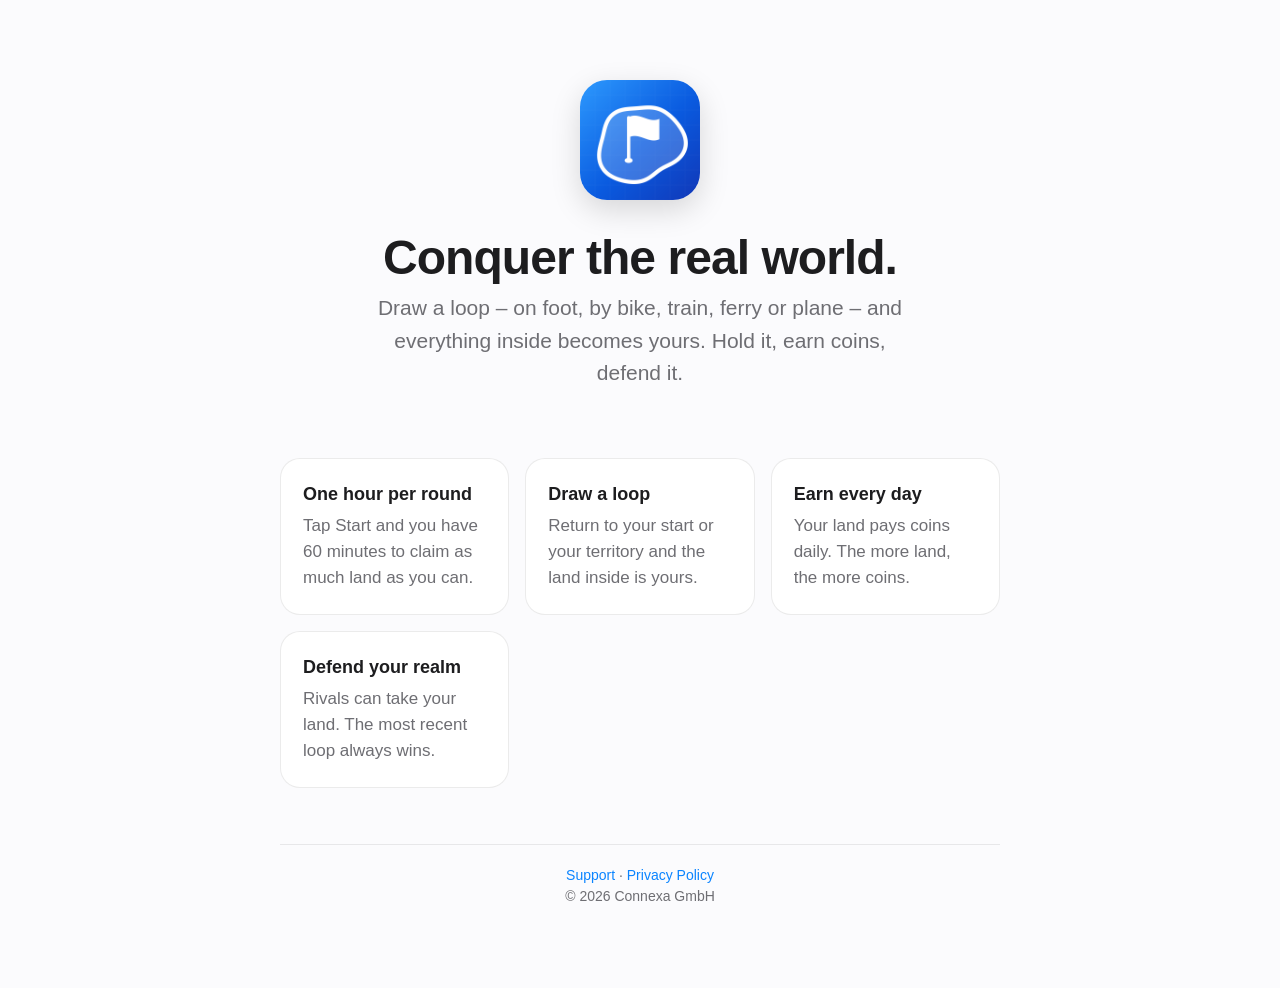
<file: index.html>
<!doctype html><html lang="en"><head><meta charset="utf-8"><meta name="viewport" content="width=device-width,initial-scale=1">
<title>Realm – Conquer the Real World</title><meta name="description" content="Realm turns the real world into a game. Draw a loop – on foot, by bike, train or plane – and claim the land inside. Hold it, earn coins, defend it.">
<link rel="icon" href="icon.png"><link rel="stylesheet" href="style.css"></head><body><main>
<section class="hero"><img src="icon.png" alt="Realm app icon"><h1>Conquer the real world.</h1>
<p class="lead">Draw a loop – on foot, by bike, train, ferry or plane – and everything inside becomes yours. Hold it, earn coins, defend it.</p></section>
<div class="grid">
<div class="card"><b>One hour per round</b><span>Tap Start and you have 60 minutes to claim as much land as you can.</span></div>
<div class="card"><b>Draw a loop</b><span>Return to your start or your territory and the land inside is yours.</span></div>
<div class="card"><b>Earn every day</b><span>Your land pays coins daily. The more land, the more coins.</span></div>
<div class="card"><b>Defend your realm</b><span>Rivals can take your land. The most recent loop always wins.</span></div>
</div>
<footer><a href="support.html">Support</a> · <a href="privacy.html">Privacy Policy</a><br>© 2026 Connexa GmbH</footer>
</main></body></html>
</file>
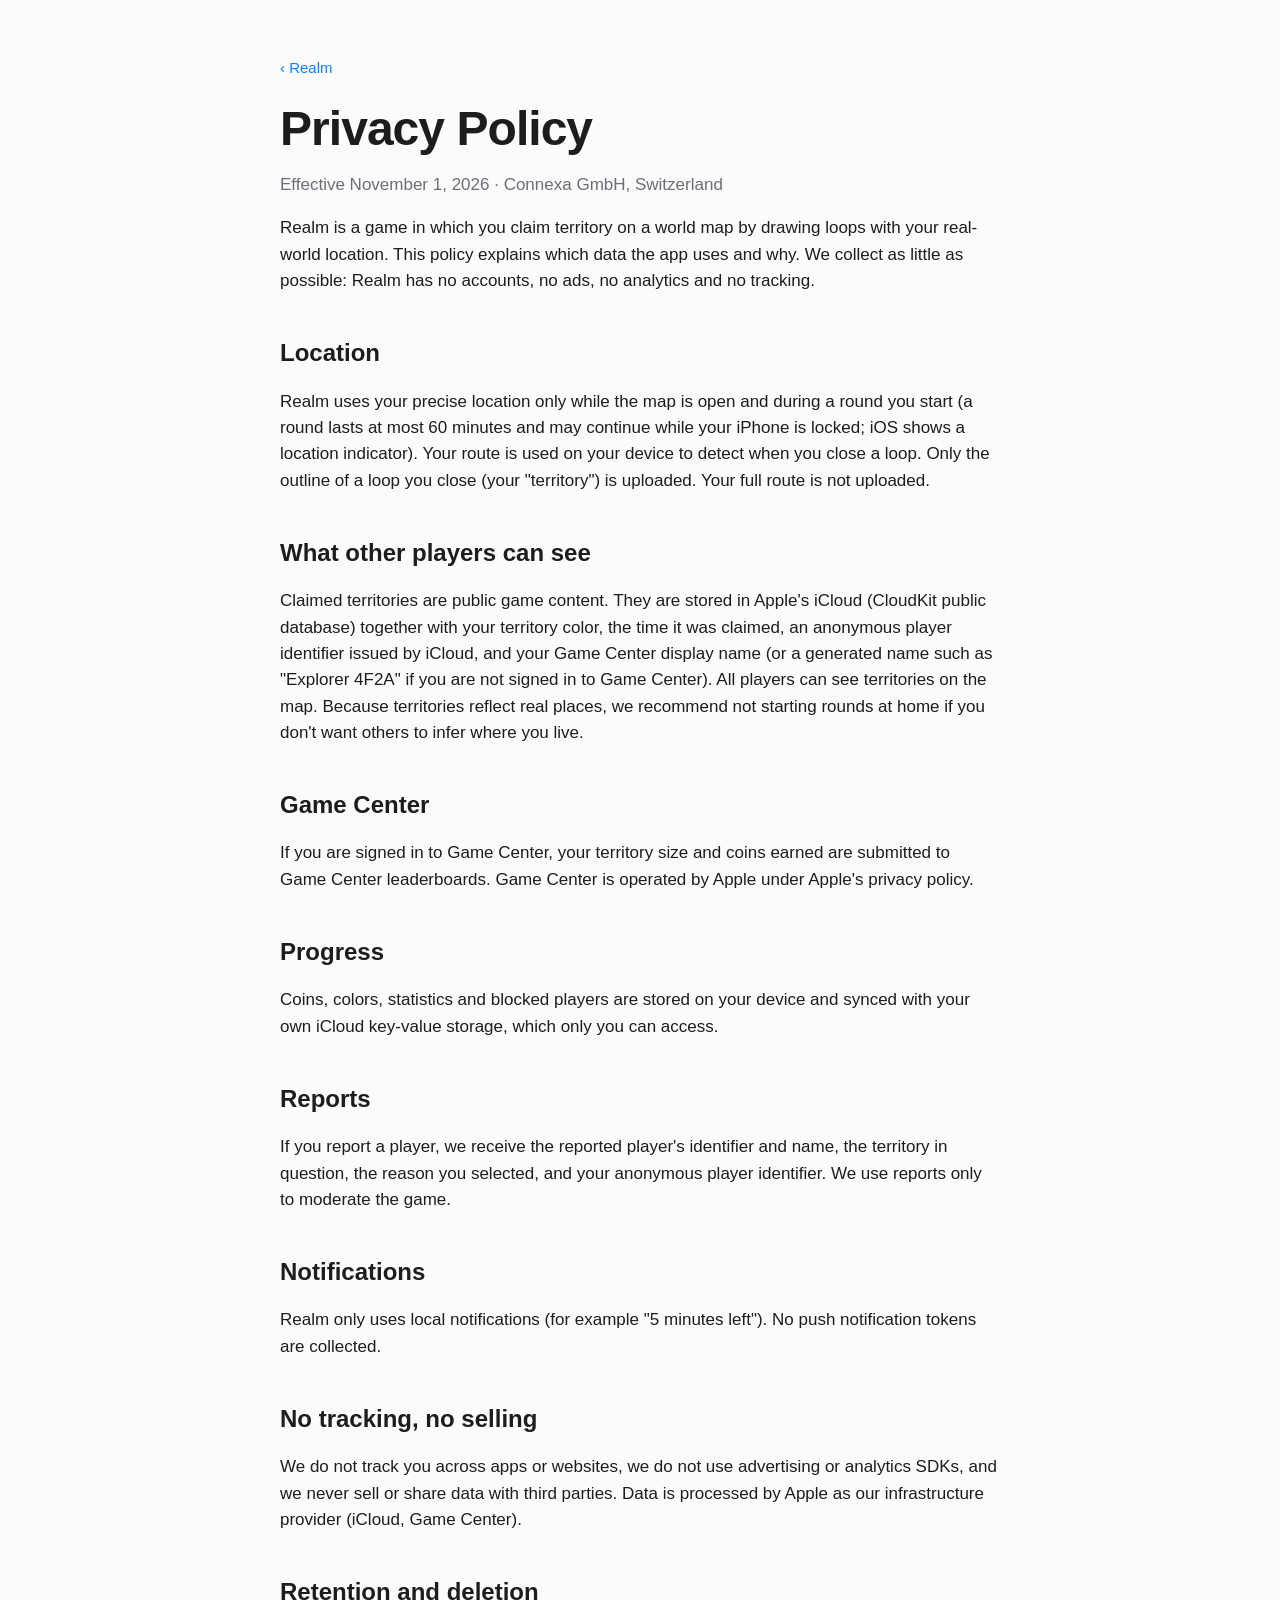
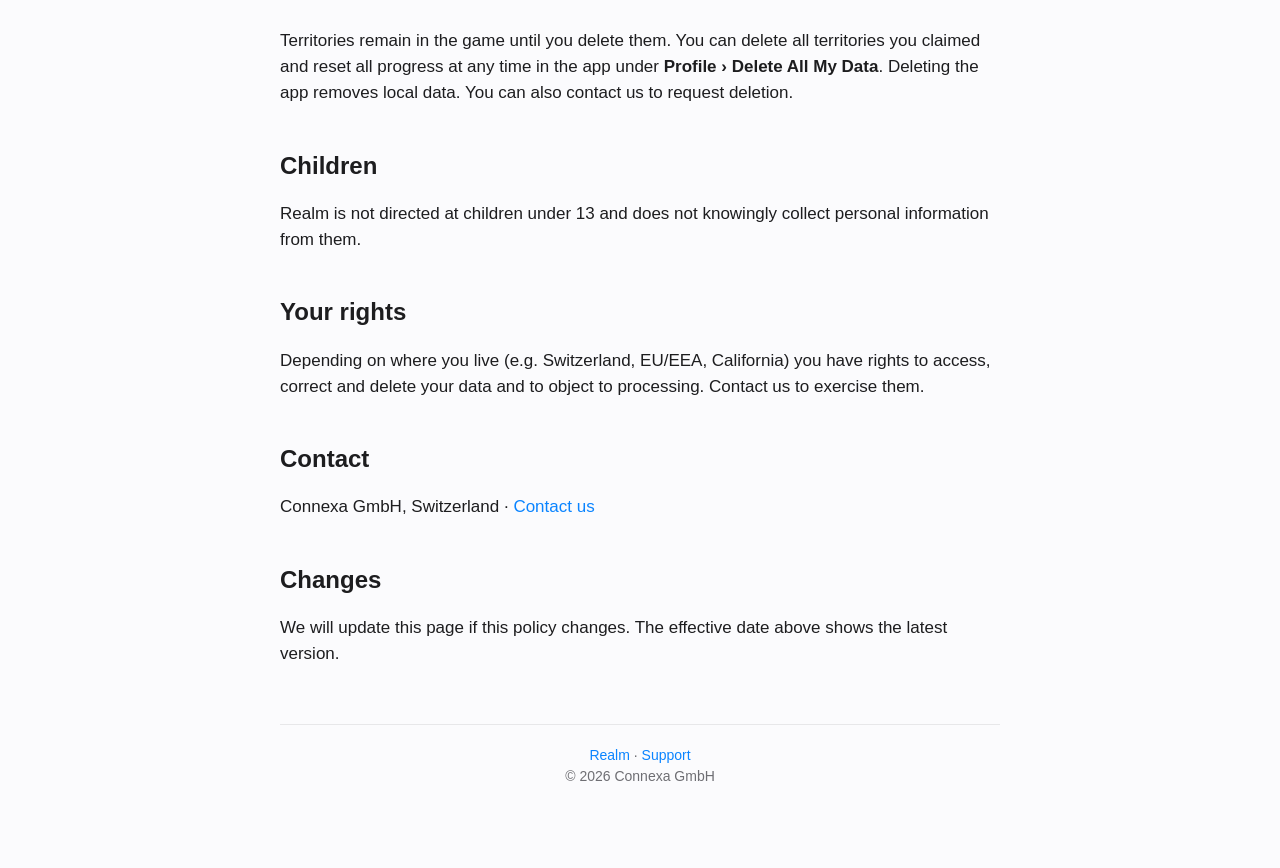
<file: privacy.html>
<!doctype html><html lang="en"><head><meta charset="utf-8"><meta name="viewport" content="width=device-width,initial-scale=1">
<title>Realm Privacy Policy</title><link rel="icon" href="icon.png"><link rel="stylesheet" href="style.css"></head><body><main class="doc">
<nav><a href="index.html">‹ Realm</a></nav><h1>Privacy Policy</h1><p class="muted">Effective November 1, 2026 · Connexa GmbH, Switzerland</p>
<p>Realm is a game in which you claim territory on a world map by drawing loops with your real-world location. This policy explains which data the app uses and why. We collect as little as possible: Realm has no accounts, no ads, no analytics and no tracking.</p>
<h2>Location</h2><p>Realm uses your precise location only while the map is open and during a round you start (a round lasts at most 60 minutes and may continue while your iPhone is locked; iOS shows a location indicator). Your route is used on your device to detect when you close a loop. Only the outline of a loop you close (your "territory") is uploaded. Your full route is not uploaded.</p>
<h2>What other players can see</h2><p>Claimed territories are public game content. They are stored in Apple's iCloud (CloudKit public database) together with your territory color, the time it was claimed, an anonymous player identifier issued by iCloud, and your Game Center display name (or a generated name such as "Explorer 4F2A" if you are not signed in to Game Center). All players can see territories on the map. Because territories reflect real places, we recommend not starting rounds at home if you don't want others to infer where you live.</p>
<h2>Game Center</h2><p>If you are signed in to Game Center, your territory size and coins earned are submitted to Game Center leaderboards. Game Center is operated by Apple under Apple's privacy policy.</p>
<h2>Progress</h2><p>Coins, colors, statistics and blocked players are stored on your device and synced with your own iCloud key-value storage, which only you can access.</p>
<h2>Reports</h2><p>If you report a player, we receive the reported player's identifier and name, the territory in question, the reason you selected, and your anonymous player identifier. We use reports only to moderate the game.</p>
<h2>Notifications</h2><p>Realm only uses local notifications (for example "5 minutes left"). No push notification tokens are collected.</p>
<h2>No tracking, no selling</h2><p>We do not track you across apps or websites, we do not use advertising or analytics SDKs, and we never sell or share data with third parties. Data is processed by Apple as our infrastructure provider (iCloud, Game Center).</p>
<h2>Retention and deletion</h2><p>Territories remain in the game until you delete them. You can delete all territories you claimed and reset all progress at any time in the app under <b>Profile › Delete All My Data</b>. Deleting the app removes local data. You can also contact us to request deletion.</p>
<h2>Children</h2><p>Realm is not directed at children under 13 and does not knowingly collect personal information from them.</p>
<h2>Your rights</h2><p>Depending on where you live (e.g. Switzerland, EU/EEA, California) you have rights to access, correct and delete your data and to object to processing. Contact us to exercise them.</p>
<h2>Contact</h2><p>Connexa GmbH, Switzerland · <a href="https://github.com/Marco-P-Keller/realm-app/issues/new">Contact us</a></p>
<h2>Changes</h2><p>We will update this page if this policy changes. The effective date above shows the latest version.</p>
<footer><a href="index.html">Realm</a> · <a href="support.html">Support</a><br>© 2026 Connexa GmbH</footer></main></body></html>
</file>
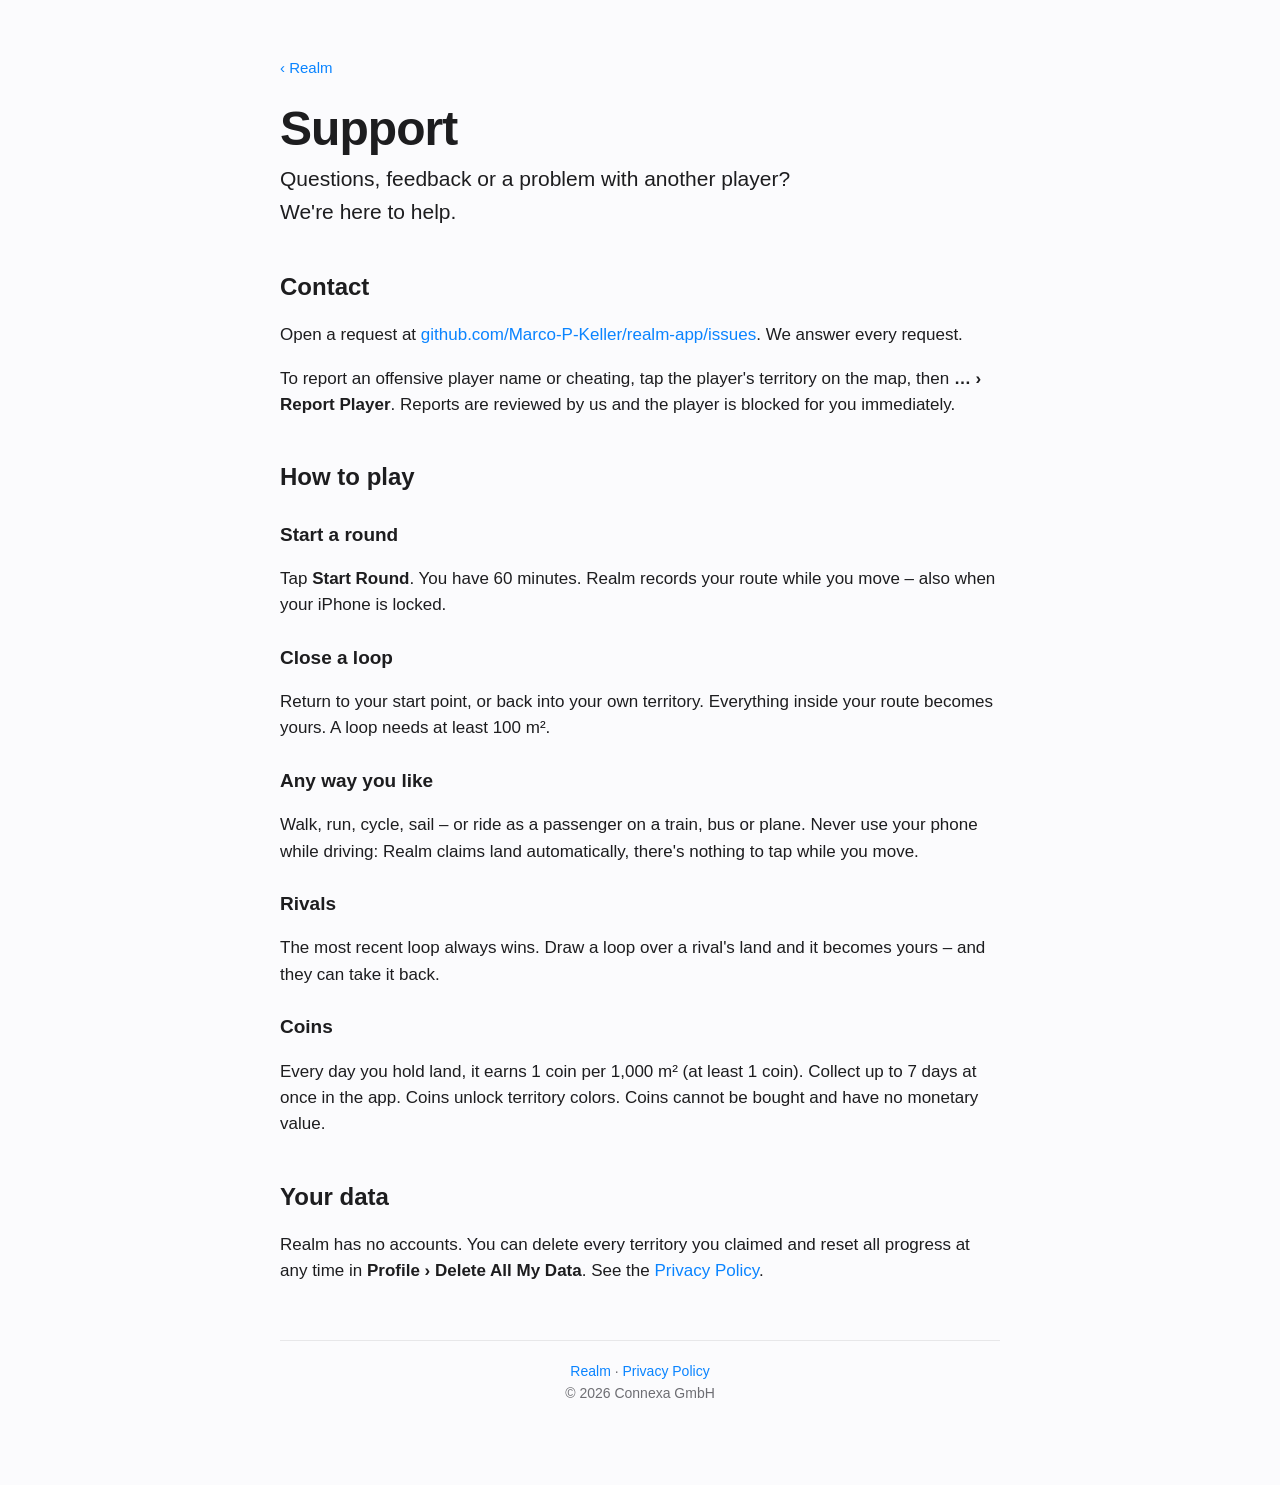
<file: support.html>
<!doctype html><html lang="en"><head><meta charset="utf-8"><meta name="viewport" content="width=device-width,initial-scale=1">
<title>Realm Support</title><link rel="icon" href="icon.png"><link rel="stylesheet" href="style.css"></head><body><main class="doc">
<nav><a href="index.html">‹ Realm</a></nav><h1>Support</h1>
<p class="lead" style="text-align:left;margin-left:0">Questions, feedback or a problem with another player? We're here to help.</p>
<h2>Contact</h2><p>Open a request at <a href="https://github.com/Marco-P-Keller/realm-app/issues/new">github.com/Marco-P-Keller/realm-app/issues</a>. We answer every request.</p>
<p>To report an offensive player name or cheating, tap the player's territory on the map, then <b>… › Report Player</b>. Reports are reviewed by us and the player is blocked for you immediately.</p>
<h2>How to play</h2>
<h3>Start a round</h3><p>Tap <b>Start Round</b>. You have 60 minutes. Realm records your route while you move – also when your iPhone is locked.</p>
<h3>Close a loop</h3><p>Return to your start point, or back into your own territory. Everything inside your route becomes yours. A loop needs at least 100 m².</p>
<h3>Any way you like</h3><p>Walk, run, cycle, sail – or ride as a passenger on a train, bus or plane. Never use your phone while driving: Realm claims land automatically, there's nothing to tap while you move.</p>
<h3>Rivals</h3><p>The most recent loop always wins. Draw a loop over a rival's land and it becomes yours – and they can take it back.</p>
<h3>Coins</h3><p>Every day you hold land, it earns 1 coin per 1,000 m² (at least 1 coin). Collect up to 7 days at once in the app. Coins unlock territory colors. Coins cannot be bought and have no monetary value.</p>
<h2>Your data</h2><p>Realm has no accounts. You can delete every territory you claimed and reset all progress at any time in <b>Profile › Delete All My Data</b>. See the <a href="privacy.html">Privacy Policy</a>.</p>
<footer><a href="index.html">Realm</a> · <a href="privacy.html">Privacy Policy</a><br>© 2026 Connexa GmbH</footer></main></body></html>
</file>
<file: style.css>
:root{--bg:#fbfbfd;--fg:#1d1d1f;--muted:#6e6e73;--accent:#0a84ff;--card:#fff;--line:rgba(0,0,0,.08)}
@media (prefers-color-scheme:dark){:root{--bg:#000;--fg:#f5f5f7;--muted:#a1a1a6;--card:#1c1c1e;--line:rgba(255,255,255,.12)}}
*{box-sizing:border-box}body{margin:0;background:var(--bg);color:var(--fg);font:17px/1.55 -apple-system,BlinkMacSystemFont,"SF Pro Text","Helvetica Neue",Arial,sans-serif;-webkit-font-smoothing:antialiased}
main{max-width:760px;margin:0 auto;padding:56px 20px 80px}a{color:var(--accent);text-decoration:none}a:hover{text-decoration:underline}
.hero{text-align:center;padding:24px 0 8px}.hero img{width:120px;height:120px;border-radius:27px;box-shadow:0 10px 30px rgba(0,0,0,.15)}
h1{font-size:48px;line-height:1.08;letter-spacing:-.02em;margin:24px 0 8px}h2{font-size:24px;margin:40px 0 8px}h3{font-size:19px;margin:24px 0 4px}
.lead{font-size:21px;color:var(--muted);margin:0 auto 28px;max-width:560px}
.grid{display:grid;grid-template-columns:repeat(auto-fit,minmax(220px,1fr));gap:16px;margin-top:32px}
.card{background:var(--card);border:1px solid var(--line);border-radius:20px;padding:22px}.card b{display:block;font-size:18px;margin-bottom:4px}.card span{color:var(--muted)}
footer{margin-top:56px;padding-top:20px;border-top:1px solid var(--line);color:var(--muted);font-size:14px;text-align:center}
.doc p,.doc li{color:var(--fg)}.doc .muted{color:var(--muted)}nav{font-size:15px;margin-bottom:20px}
</file>
